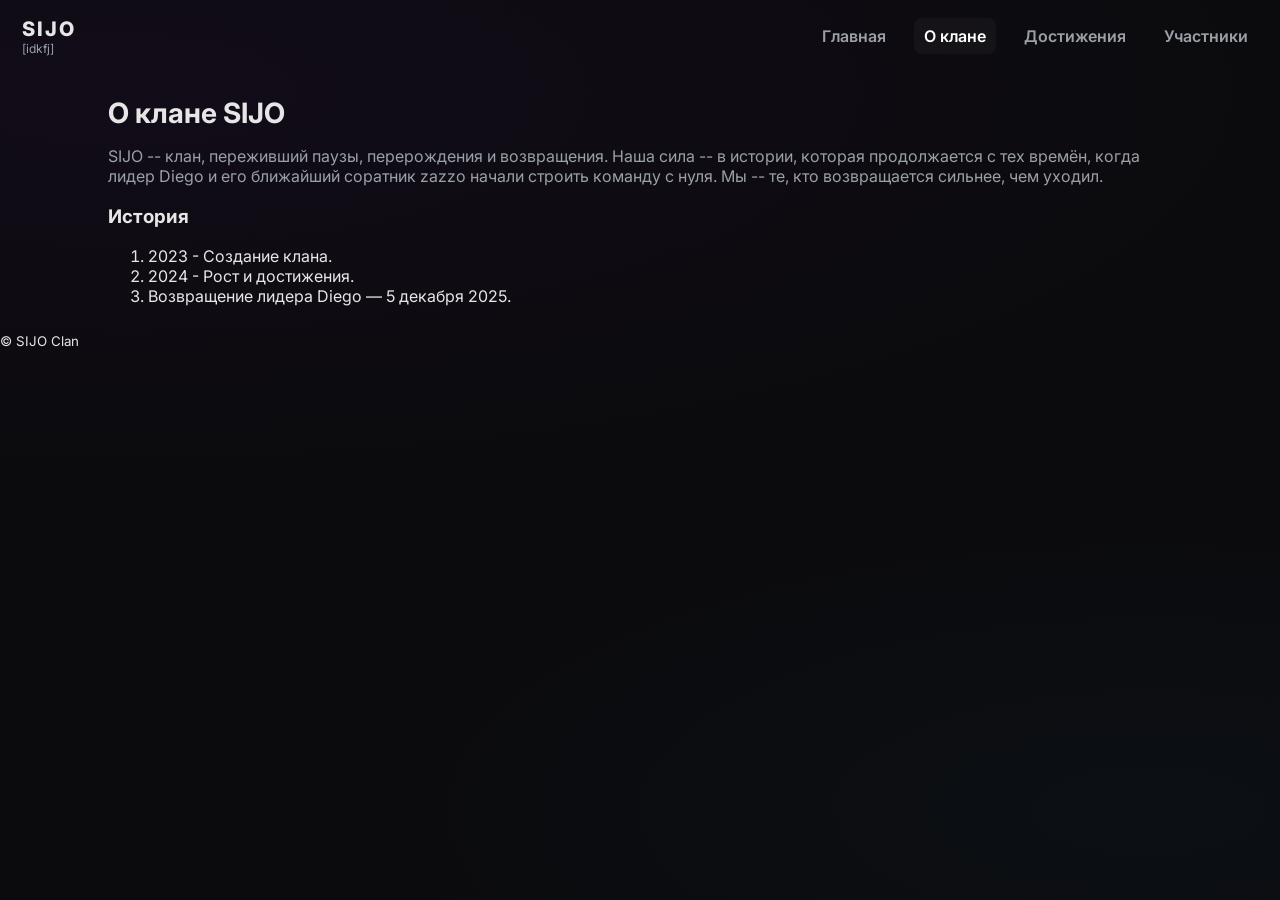
<file: about.html>
<!doctype html>
<html lang="ru">
<head>
  <meta charset="utf-8" />
  <meta name="viewport" content="width=device-width,initial-scale=1" />
  <title>SIJO — О клане</title>
  <link href="https://fonts.googleapis.com/css2?family=Inter:wght@300;400;600;800&family=Space+Grotesk:wght@400;600&display=swap" rel="stylesheet">
  <link rel="stylesheet" href="assets/styles.css">
</head>
<body class="site">
  <header class="site-header">
    <div class="brand">
      <div class="logo">SIJO</div>
      <div class="clan-id">[idkfj]</div>
    </div>

    <nav class="nav" id="nav">
      <a href="index.html">Главная</a>
      <a href="about.html" class="active">О клане</a>
      <a href="achievements.html">Достижения</a>
      <a href="members.html">Участники</a>
    </nav>

    <button class="hamburger" id="hamburger2" aria-label="menu">
      <span></span><span></span><span></span>
    </button>
  </header>

  <main class="page container">
    <h2 class="page-title">О клане SIJO</h2>
    <p class="muted">SIJO -- клан, переживший паузы, перерождения и возвращения.
Наша сила -- в истории, которая продолжается с тех времён, когда лидер Diego и его ближайший соратник zazzo начали строить команду с нуля.
Мы -- те, кто возвращается сильнее, чем уходил.</p>

    <section class="timeline">
      <h3>История</h3>
      <ol>
        <li>2023 - Создание клана.</li>
        <li>2024 - Рост и достижения.</li>
        <li>Возвращение лидера Diego — 5 декабря 2025.</li>
      </ol>
    </section>
  </main>

  <footer class="site-footer">
    <small>© SIJO Clan</small>
  </footer>

  <script src="assets/script.js"></script>
</body>
</html>
</file>
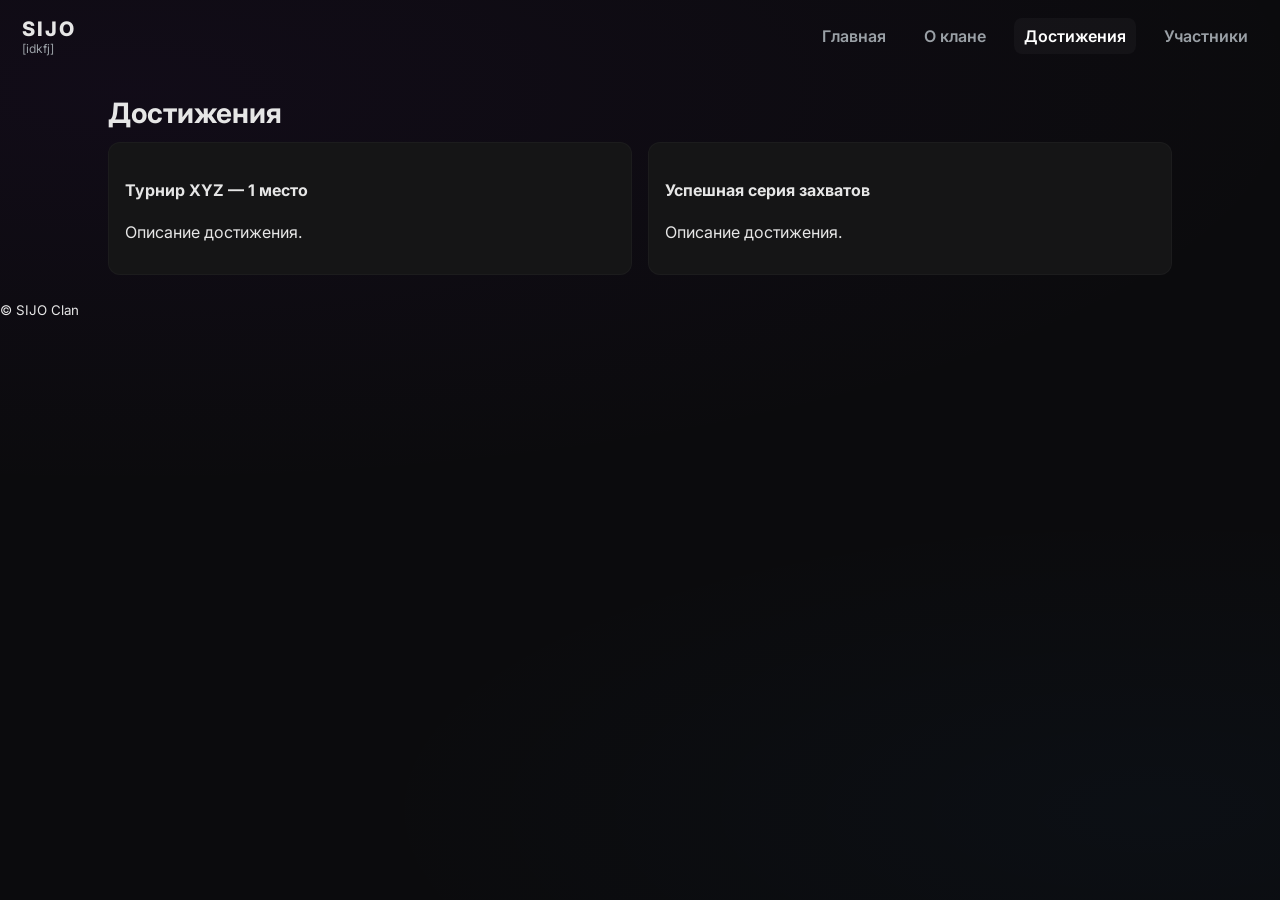
<file: achievements.html>
<!doctype html>
<html lang="ru">
<head>
  <meta charset="utf-8" />
  <meta name="viewport" content="width=device-width,initial-scale=1" />
  <title>SIJO — Достижения</title>
  <link href="https://fonts.googleapis.com/css2?family=Inter:wght@300;400;600;800&family=Space+Grotesk:wght@400;600&display=swap" rel="stylesheet">
  <link rel="stylesheet" href="assets/styles.css">
</head>
<body class="site">
  <header class="site-header">
    <div class="brand">
      <div class="logo">SIJO</div>
      <div class="clan-id">[idkfj]</div>
    </div>

    <nav class="nav" id="nav">
      <a href="index.html">Главная</a>
      <a href="about.html">О клане</a>
      <a href="achievements.html" class="active">Достижения</a>
      <a href="members.html">Участники</a>
    </nav>

    <button class="hamburger" id="hamburger3" aria-label="menu">
      <span></span><span></span><span></span>
    </button>
  </header>

  <main class="page container">
    <h2 class="page-title">Достижения</h2>

    <div class="achievements-grid">
      <article class="achievement">
        <h4>Турнир XYZ — 1 место</h4>
        <p>Описание достижения.</p>
      </article>

      <article class="achievement">
        <h4>Успешная серия захватов</h4>
        <p>Описание достижения.</p>
      </article>
    </div>
  </main>

  <footer class="site-footer">
    <small>© SIJO Clan</small>
  </footer>

  <script src="assets/script.js"></script>
</body>
</html>
</file>
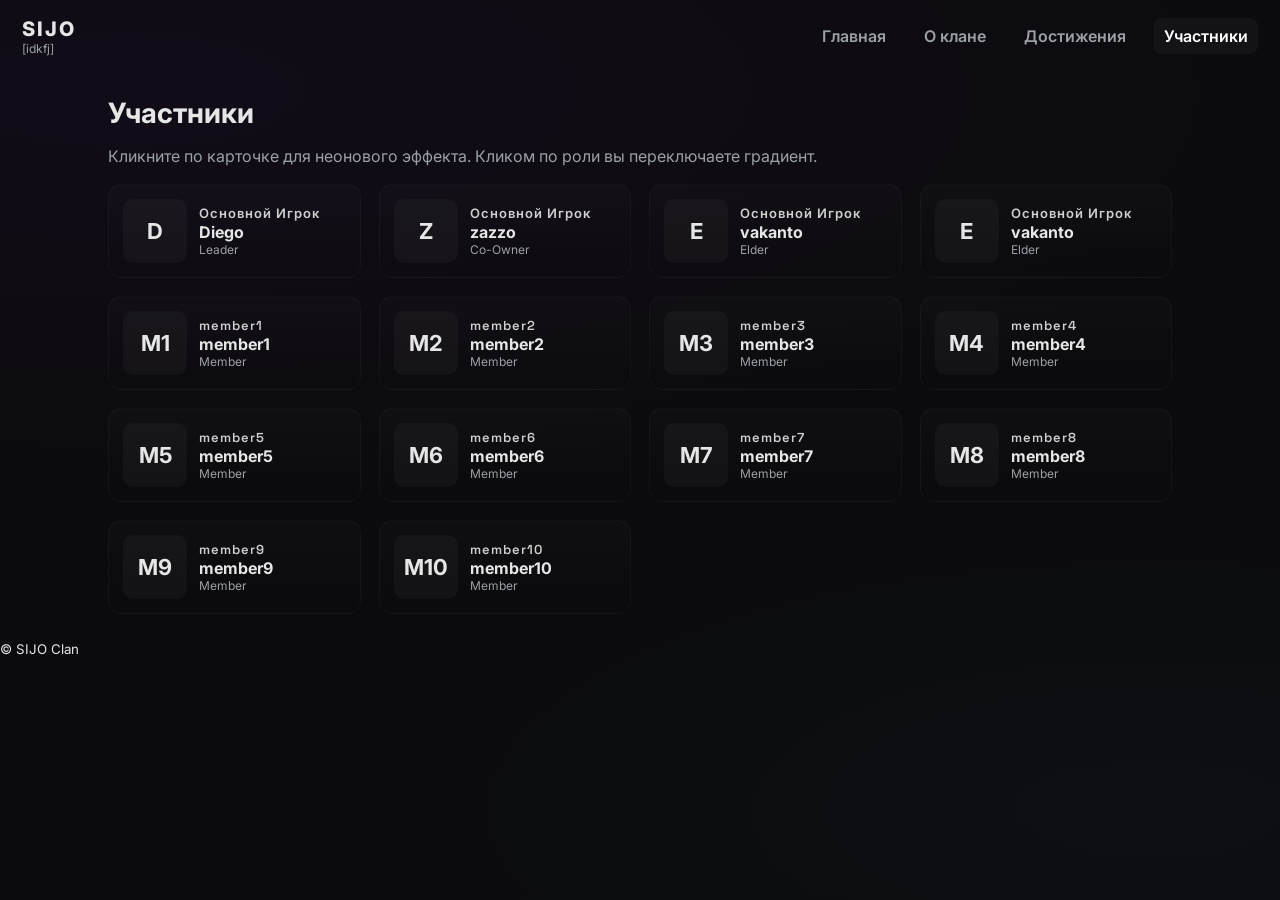
<file: members.html>
<!doctype html>
<html lang="ru">
<head>
  <meta charset="utf-8" />
  <meta name="viewport" content="width=device-width,initial-scale=1" />
  <title>SIJO — Участники</title>
  <link href="https://fonts.googleapis.com/css2?family=Inter:wght@300;400;600;800&family=Space+Grotesk:wght@400;600&display=swap" rel="stylesheet">
  <link rel="stylesheet" href="assets/styles.css">
</head>
<body class="site">
  <header class="site-header">
    <div class="brand">
      <div class="logo">SIJO</div>
      <div class="clan-id">[idkfj]</div>
    </div>

    <nav class="nav" id="nav">
      <a href="index.html">Главная</a>
      <a href="about.html">О клане</a>
      <a href="achievements.html">Достижения</a>
      <a href="members.html" class="active">Участники</a>
    </nav>

    <button class="hamburger" id="hamburger4" aria-label="menu">
      <span></span><span></span><span></span>
    </button>
  </header>

  <main class="page container">
    <h2 class="page-title">Участники</h2>
    <p class="muted">Кликните по карточке для неонового эффекта. Кликом по роли вы переключаете градиент.</p>

    <section class="members-grid" id="membersGrid">
      <!-- Owner -->
      <div class="member-card owner" data-role="owner" data-gradient="linear-gradient(90deg,#ffffff,#d6d8d8,#9b9b9b,#646464,#1a1a1a)">
        <div class="avatar">D</div>
        <div class="meta">
          <div class="name fancy">Основной Игрок</div>
          <div class="nick">Diego</div>
          <div class="role">Leader</div>
        </div>
      </div>

      <!-- Co-owner -->
      <div class="member-card" data-role="coowner" data-gradient="linear-gradient(90deg,#4b6cb7,#182848)">
        <div class="avatar">Z</div>
        <div class="meta">
          <div class="name fancy">Основной Игрок</div>
          <div class="nick">zazzo</div>
          <div class="role">Co-Owner</div>
        </div>
      </div>

      <!-- Elders -->
      <div class="member-card" data-role="elder" data-gradient="linear-gradient(90deg,#dc2424,#4a569d)">
        <div class="avatar">E</div>
        <div class="meta">
          <div class="name fancy">Основной Игрок</div>
          <div class="nick">vakanto</div>
          <div class="role">Elder</div>
        </div>
      </div>

      <div class="member-card" data-role="elder" data-gradient="linear-gradient(90deg,#dc2424,#4a569d)">
        <div class="avatar">E</div>
        <div class="meta">
          <div class="name fancy">Основной Игрок</div>
          <div class="nick">vakanto</div>
          <div class="role">Elder</div>
        </div>
      </div>

    </section>

    <section class="members-grid" id="membersGrid2">
    </section>

  </main>

  <footer class="site-footer">
    <small>© SIJO Clan</small>
  </footer>

  <script src="assets/script.js"></script>
  <script>
    // generate 10 member placeholders
    const target = document.getElementById('membersGrid2');
    for (let i=1;i<=10;i++){
      const card = document.createElement('div');
      card.className = 'member-card';
      card.setAttribute('data-role','member');
      card.setAttribute('data-gradient','linear-gradient(90deg,#603813,#b29f94)');
      card.innerHTML = `<div class="avatar">M${i}</div>
        <div class="meta">
          <div class="name fancy">member${i}</div>
          <div class="nick">member${i}</div>
          <div class="role">Member</div>
        </div>`;
      target.appendChild(card);
    }
  </script>
</body>
</html>
</file>
<file: assets/styles.css>
:root{
  --bg:#0b0b0d;
  --panel:#151516;
  --muted:#9aa0a6;
  --accent:#ff4ef0;
  --owner-gradient: linear-gradient(90deg,#ffffff,#d6d8d8,#9b9b9b,#646464,#1a1a1a);
  --card-radius: 14px;
  --glass: rgba(255,255,255,0.03);
  font-family: "Inter", system-ui, -apple-system, "Segoe UI", Roboto, "Helvetica Neue", Arial;
}

*{box-sizing:border-box}
body.site{
  margin:0;
  min-height:100vh;
  background: radial-gradient(1200px 400px at 10% 10%, rgba(120,25,200,0.06), transparent),
              radial-gradient(800px 300px at 90% 90%, rgba(30,144,255,0.03), transparent);
  color:#e6e6e6;
  background-color:var(--bg);
  -webkit-font-smoothing:antialiased;
  -moz-osx-font-smoothing:grayscale;
}

/* Header */
.site-header{
  height:72px;
  display:flex;
  align-items:center;
  justify-content:space-between;
  padding:10px 22px;
  gap:12px;
}
.brand .logo{
  font-weight:800;
  letter-spacing:2px;
  font-size:20px;
}
.brand .clan-id{
  font-size:12px;
  color:var(--muted);
}

/* nav */
.nav{
  display:flex;
  gap:18px;
}
.nav a{
  color:var(--muted);
  text-decoration:none;
  font-weight:600;
  padding:8px 10px;
  border-radius:8px;
}
.nav a.active, .nav a:hover{
  color:#fff;
  background: rgba(255,255,255,0.03);
}

/* hamburger */
.hamburger{
  display:none;
  width:44px;height:44px;border-radius:10px;background:transparent;border:1px solid rgba(255,255,255,0.03);
  cursor:pointer;padding:8px;
}
.hamburger span{display:block;height:3px;background:#cfcfcf;margin:5px 0;border-radius:2px;opacity:0.9}

/* hero */
.hero{
  padding:60px 22px;
  display:flex;
  align-items:center;
  justify-content:center;
  text-align:center;
  min-height:56vh;
}
.hero-inner{max-width:980px}

.main-title{
  margin:0;
  font-size:48px;
  font-weight:800;
  letter-spacing:-1px;
  color:linear-gradient(#fff,#ccc);
}
.highlight{
  display:inline-block;
  background: linear-gradient(90deg,#ff58d6,#7b5cff);
  -webkit-background-clip:text;
  background-clip:text;
  color:transparent;
  padding-right:8px;
}

.lead{color:var(--muted);margin-top:12px}

.cta{
  display:inline-block;margin-top:22px;padding:12px 20px;border-radius:12px;background:linear-gradient(90deg,#7b5cff,#ff58d6);color:#fff;font-weight:700;text-decoration:none;
  box-shadow: 0 6px 30px rgba(123,92,255,0.14);
}

/* Owner card with animated gradient text */
.owner-card{
  margin:28px auto 0;display:flex;align-items:center;gap:14px;
  background:var(--glass);padding:10px;border-radius:12px;width:fit-content;backdrop-filter:blur(6px);
}
.owner-avatar{width:56px;height:56px;border-radius:10px;background:rgba(255,255,255,0.06);display:flex;align-items:center;justify-content:center;font-weight:800}
.owner-name{
  font-weight:800;font-size:20px;
  padding:4px 8px;border-radius:6px;
  background:var(--owner-gradient);
  -webkit-background-clip:text;background-clip:text;color:transparent;
  background-size:200% 200%;
  animation:gradMove 6s linear infinite;
}
.owner-role{font-size:12px;color:var(--muted)}

@keyframes gradMove{
  0%{background-position:0% 50%}
  50%{background-position:100% 50%}
  100%{background-position:0% 50%}
}

/* Page layout */
.container{max-width:1100px;margin:24px auto;padding:0 18px}
.page-title{font-size:28px;margin-bottom:12px}
.muted{color:var(--muted)}

/* Members grid */
.members-grid{
  display:grid;
  grid-template-columns: repeat(auto-fit,minmax(220px,1fr));
  gap:18px;
  margin-top:18px;
}

.member-card{
  background: linear-gradient(180deg, rgba(255,255,255,0.02), transparent);
  border-radius: var(--card-radius);
  padding:14px;display:flex;gap:12px;align-items:center;cursor:pointer;
  transition: transform .25s ease, box-shadow .25s ease;
  position:relative;overflow:hidden;border:1px solid rgba(255,255,255,0.03);
}
.member-card .avatar{
  width:64px;height:64px;border-radius:10px;background:rgba(255,255,255,0.03);display:flex;align-items:center;justify-content:center;font-weight:700;font-size:22px;
}
.member-card .meta .name.fancy{
  font-family: "Space Grotesk", Inter, sans-serif;
  font-weight:600;
  font-size:13px;
  letter-spacing:1px;
  color:#cfcfcf;
}
.member-card .nick{font-weight:700}
.member-card .role{font-size:12px;color:var(--muted)}

.member-card:hover{transform:translateY(-6px);box-shadow:0 10px 30px rgba(0,0,0,0.6)}

/* Neon effect on active (click): add inner glow and outline gradient */
.member-card.active{
  box-shadow: 0 10px 40px rgba(0,0,0,0.6), 0 0 24px rgba(255,255,255,0.04) inset;
  transform:translateY(-10px) scale(1.01);
  z-index:2;
}

/* overlay gradient highlight controlled via pseudo element (uses data-gradient attr) */
.member-card::before{
  content:"";
  position:absolute;inset:0;border-radius:inherit;
  background: linear-gradient(90deg, rgba(255,255,255,0.02), transparent);
  mix-blend-mode:screen;
  opacity:0;transition:opacity .25s;
  pointer-events:none;
}
.member-card.active::before{opacity:1;filter:blur(8px)}

/* responsive */
@media (max-width:900px){
  .nav{display:none}
  .hamburger{display:block}
}

/* achievements */
.achievements-grid{display:grid;grid-template-columns:repeat(auto-fit,minmax(220px,1fr));gap:16px}
.achievement{background:var(--panel);padding:16px;border-radius:12px;border:1px solid rgba(255,255,255,0.03)}
</file>
